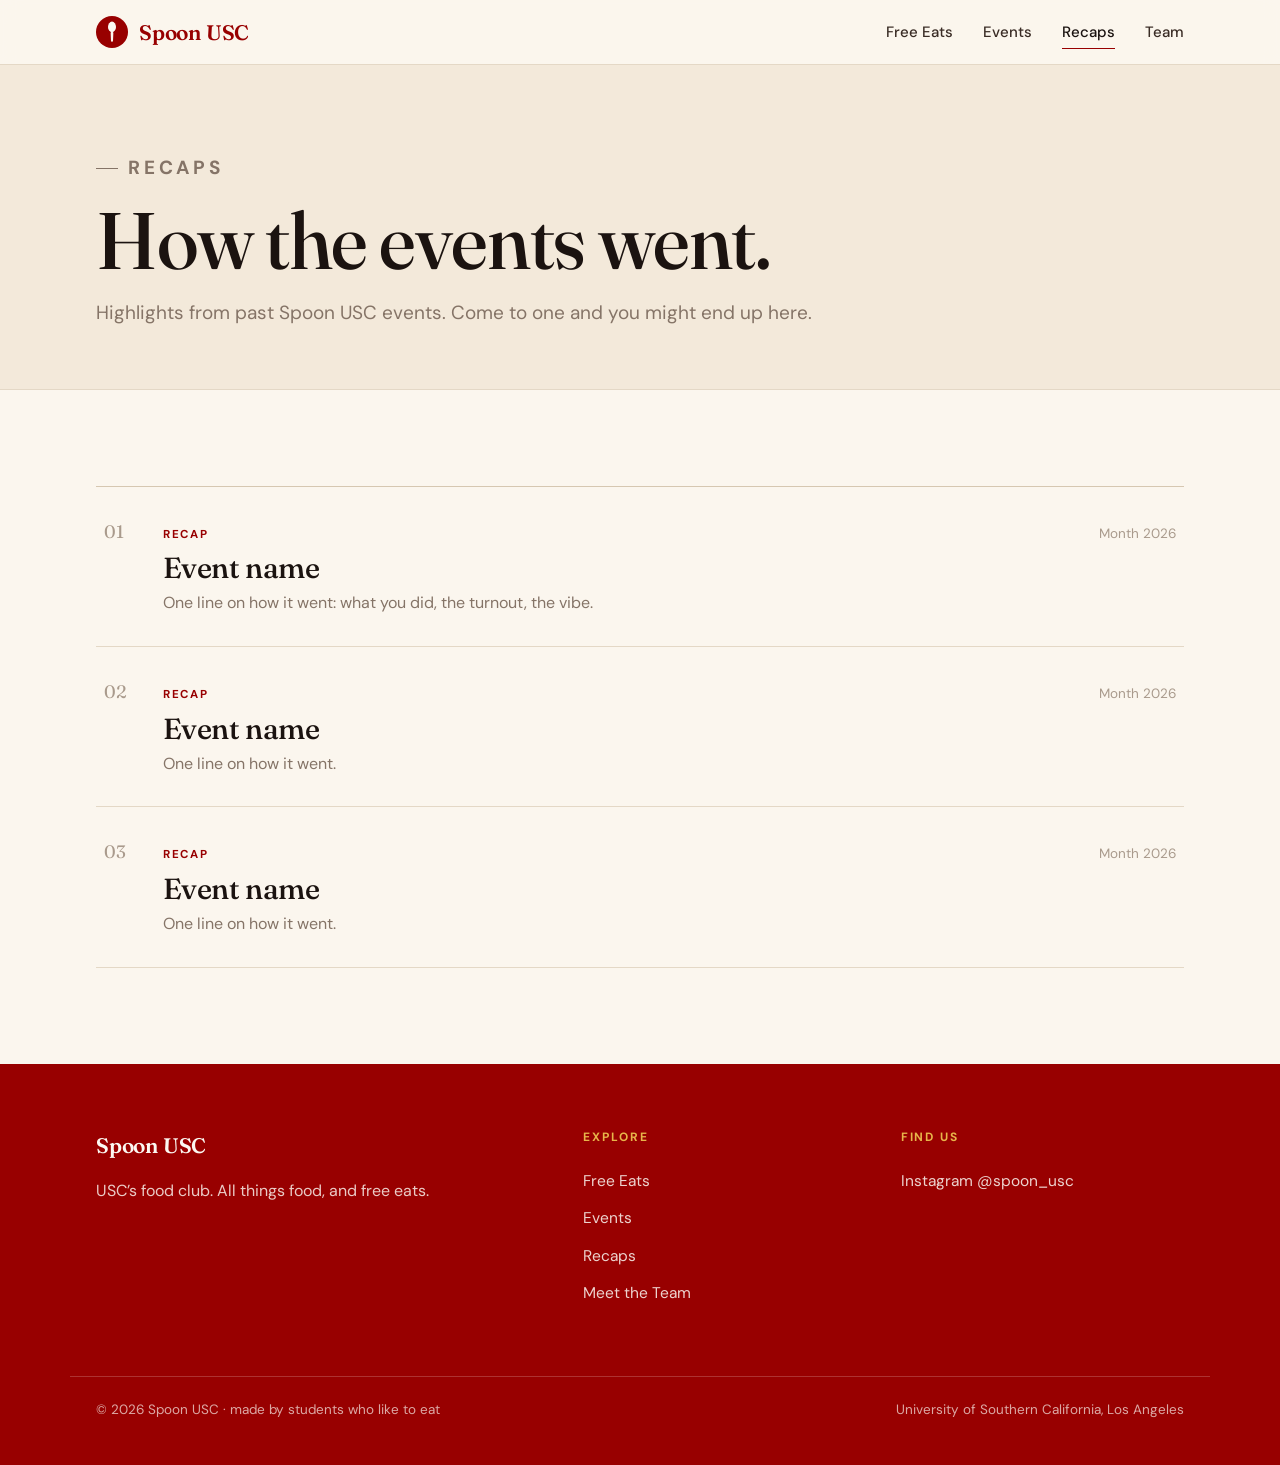
<file: articles.html>
<!DOCTYPE html><html lang="en"><head>
<meta charset="UTF-8" />
<meta name="viewport" content="width=device-width, initial-scale=1.0" />
<title>Recaps — Spoon USC</title>
<meta name="description" content="Highlights and recaps from past Spoon USC events." />
<link rel="icon" type="image/svg+xml" href="spoon-logo.svg" />
<link rel="preconnect" href="https://fonts.googleapis.com" />
<link rel="preconnect" href="https://fonts.gstatic.com" crossorigin />
<link href="https://fonts.googleapis.com/css2?family=DM+Sans:opsz,wght@9..40,400;9..40,500;9..40,600;9..40,700&family=Fraunces:ital,opsz,wght@0,9..144,400;0,9..144,500;0,9..144,600;1,9..144,400;1,9..144,500&display=swap" rel="stylesheet" />
<link rel="stylesheet" href="styles.css" />
</head><body>
<nav class="nav">
  <div class="nav-inner">
    <a class="brand" href="index.html"><img class="logo" src="spoon-logo.svg" alt="" /><span class="name">Spoon&nbsp;USC</span></a>
    <div class="nav-links">
      <a href="free-eats.html">Free Eats</a>
      <a href="events.html">Events</a>
      <a href="articles.html" aria-current="page">Recaps</a>
      <a href="team.html">Team</a>
    </div>
  </div>
</nav>
<header class="page-head"><div class="wrap">
  <p class="eyebrow"><span class="tick"></span>Recaps</p>
  <h1>How the events went.</h1>
  <p>Highlights from past Spoon USC events. Come to one and you might end up here.</p>
</div></header>
<section class="section"><div class="wrap"><div class="index">
  <!-- RECAPS: one row per past event. Fill in [event name], [one line about it], and [Month Year].
       A filled-in row looks like this:
       <div class="row"><div class="row-main"><span class="num">01</span><div class="row-text"><span class="cat">Recap</span><h3>[Event name]</h3><p class="dek">[One line on how it went.]</p></div></div><span class="meta">[Month Year]</span></div>
       Add or remove rows as needed. When you have event photos, ping me and I'll turn this into a photo gallery. -->
  <div class="row"><div class="row-main"><span class="num">01</span><div class="row-text"><span class="cat">Recap</span><h3>Event name</h3><p class="dek">One line on how it went: what you did, the turnout, the vibe.</p></div></div><span class="meta">Month 2026</span></div>
  <div class="row"><div class="row-main"><span class="num">02</span><div class="row-text"><span class="cat">Recap</span><h3>Event name</h3><p class="dek">One line on how it went.</p></div></div><span class="meta">Month 2026</span></div>
  <div class="row"><div class="row-main"><span class="num">03</span><div class="row-text"><span class="cat">Recap</span><h3>Event name</h3><p class="dek">One line on how it went.</p></div></div><span class="meta">Month 2026</span></div>
</div></div></section>
<footer class="footer">
  <div class="footer-inner">
    <div>
      <a class="brand" href="index.html"><span class="name">Spoon&nbsp;USC</span></a>
      <p class="footer-lead">USC&rsquo;s food club. All things food, and free eats.</p>
    </div>
    <div class="footer-col"><h4>Explore</h4><a href="free-eats.html">Free Eats</a><a href="events.html">Events</a><a href="articles.html">Recaps</a><a href="team.html">Meet the Team</a></div>
    <div class="footer-col"><h4>Find us</h4><a href="https://instagram.com/spoon_usc" target="_blank" rel="noopener">Instagram @spoon_usc</a></div>
  </div>
  <div class="footer-bottom"><span>&copy; 2026 Spoon USC &middot; made by students who like to eat</span><span>University of Southern California, Los Angeles</span></div>
</footer>
</body></html>
</file>
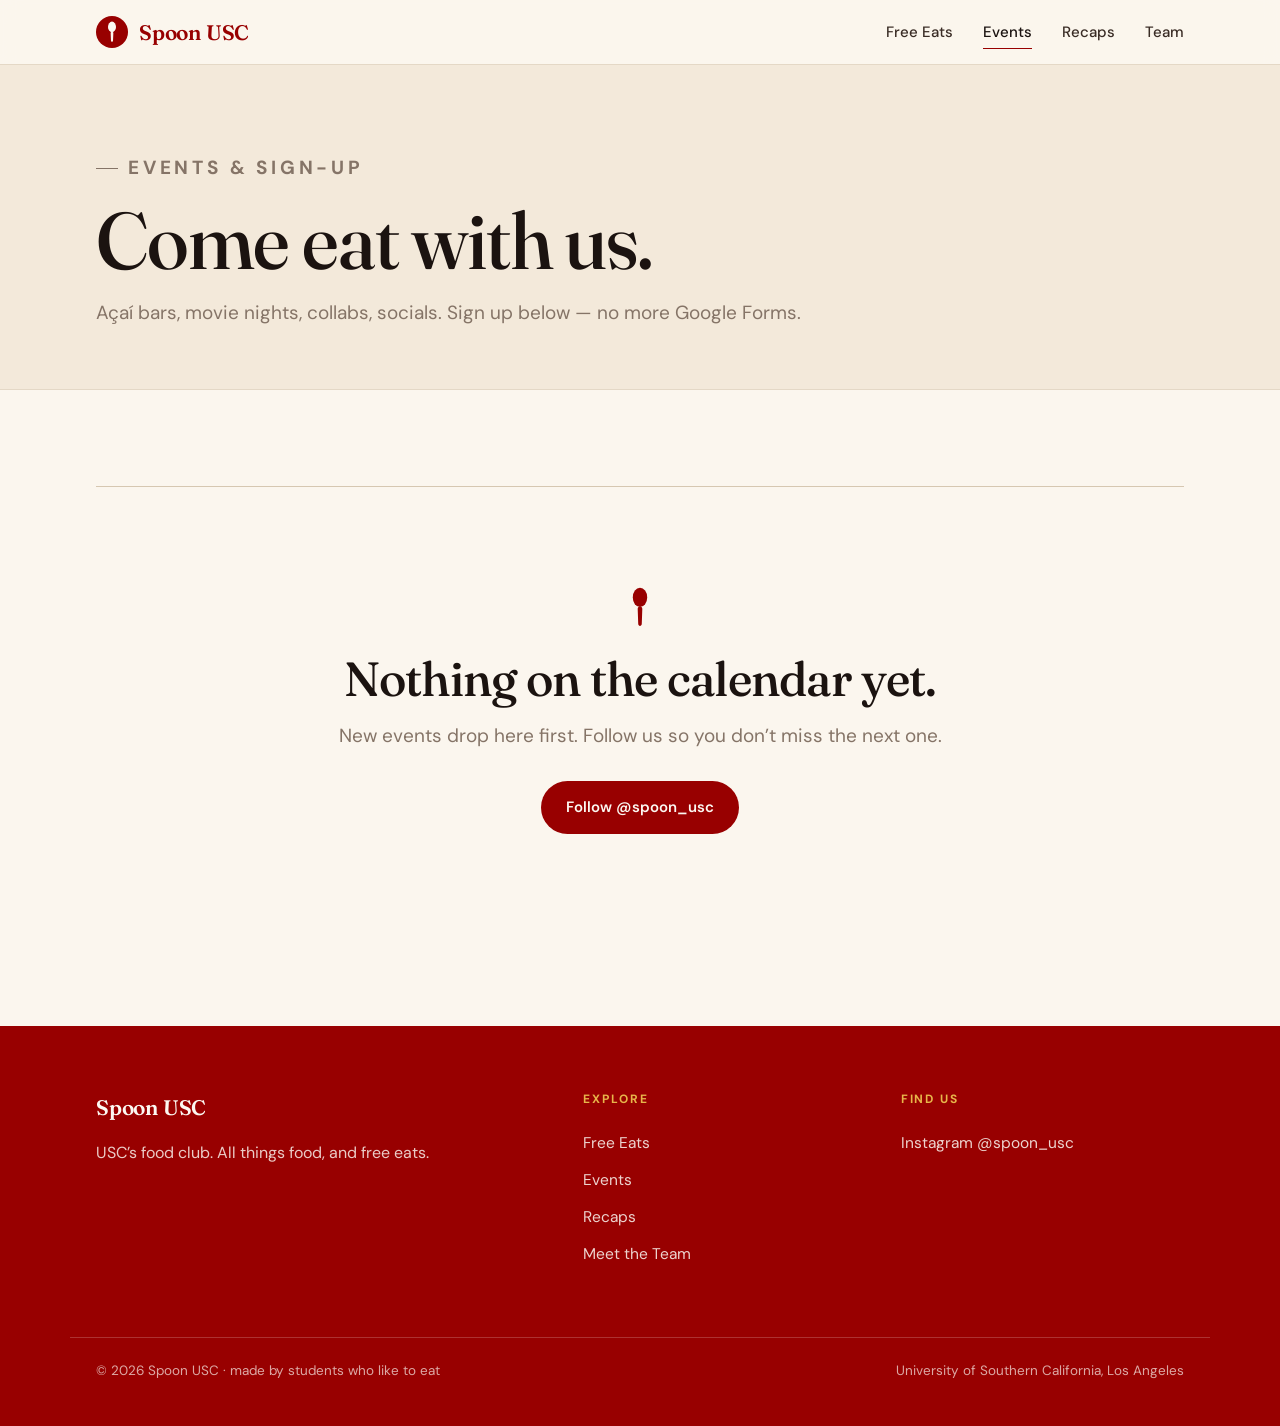
<file: events.html>
<!DOCTYPE html>
<html lang="en">
<head>
<meta charset="UTF-8" />
<meta name="viewport" content="width=device-width, initial-scale=1.0" />
<title>Events — Spoon USC</title>
<meta name="description" content="Upcoming Spoon USC events and sign-ups." />
<link rel="icon" type="image/svg+xml" href="spoon-logo.svg" />
<link rel="preconnect" href="https://fonts.googleapis.com" />
<link rel="preconnect" href="https://fonts.gstatic.com" crossorigin />
<link href="https://fonts.googleapis.com/css2?family=DM+Sans:opsz,wght@9..40,400;9..40,500;9..40,600;9..40,700&family=Fraunces:ital,opsz,wght@0,9..144,400;0,9..144,500;0,9..144,600;1,9..144,400;1,9..144,500&display=swap" rel="stylesheet" />
<link rel="stylesheet" href="styles.css" />
<style>
  /* Events page — same hairline editorial system as free-eats/roster */
  .events-list{border-top:1px solid var(--line-strong)}
  .event{padding:30px 8px; border-bottom:1px solid var(--line); transition:background .2s, padding .25s var(--ease)}
  .event:hover{background:var(--bone); padding-left:18px; padding-right:18px}
  .event-top{display:grid; grid-template-columns:90px 1fr auto; gap:30px; align-items:center}
  .event .date{text-align:center; font-family:'Fraunces',serif; line-height:1}
  .event .date .d{font-size:36px; font-weight:500; color:var(--red)}
  .event .date .m{font-size:11px; letter-spacing:.16em; text-transform:uppercase; color:var(--taupe); font-family:'DM Sans',sans-serif; margin-top:4px}
  .event h3{font-size:24px; font-weight:500}
  .event .sub{color:var(--taupe); font-size:15px; margin-top:4px}
  .event .desc{color:var(--taupe); font-size:15.5px; margin-top:10px; max-width:62ch}
  .event .side{display:flex; flex-direction:column; align-items:flex-end; gap:10px}
  .event .going{font-size:13px; color:var(--taupe-2); letter-spacing:.04em; white-space:nowrap; min-height:1em}
  .event .going strong{color:var(--red); font-weight:700}

  /* inline sign-up form (expands under the row) */
  .rsvp{display:none; margin-top:22px; padding:24px; background:var(--paper-2); border:1px solid var(--line); border-radius:14px}
  .event.open .rsvp{display:block}
  .rsvp form{display:grid; grid-template-columns:1fr 1fr auto; gap:12px; align-items:end}
  .rsvp label{display:block; font-size:12px; font-weight:700; letter-spacing:.1em; text-transform:uppercase; color:var(--taupe); margin-bottom:7px}
  .rsvp input{width:100%; font:inherit; font-size:15.5px; padding:12px 14px; border:1.5px solid var(--line-strong); border-radius:10px; background:var(--bone); color:var(--ink)}
  .rsvp input:focus{outline:none; border-color:var(--red)}
  .rsvp .note{grid-column:1/-1; font-size:13.5px; color:var(--taupe); margin-top:2px; min-height:1em}
  .rsvp .note.ok{color:#1c6b32; font-weight:600}
  .rsvp .note.err{color:var(--red); font-weight:600}
  .rsvp .btn[disabled]{opacity:.55; cursor:default; transform:none}
  @media(max-width:760px){
    .event-top{grid-template-columns:64px 1fr}
    .event .side{grid-column:2; flex-direction:row; align-items:center; margin-top:12px}
    .rsvp form{grid-template-columns:1fr}
  }
</style>
</head>
<body>

<nav class="nav">
  <div class="nav-inner">
    <a class="brand" href="index.html"><img class="logo" src="spoon-logo.svg" alt="" /><span class="name">Spoon&nbsp;USC</span></a>
    <div class="nav-links">
      <a href="free-eats.html">Free Eats</a>
      <a href="events.html" aria-current="page">Events</a>
      <a href="articles.html">Recaps</a>
      <a href="team.html">Team</a>
    </div>
  </div>
</nav>

<header class="page-head"><div class="wrap">
  <p class="eyebrow"><span class="tick"></span>Events &amp; Sign-up</p>
  <h1>Come eat with us.</h1>
  <p>A&ccedil;a&iacute; bars, movie nights, collabs, socials. Sign up below &mdash; no more Google Forms.</p>
</div></header>

<section class="section"><div class="wrap">
  <!-- Cards are rendered by events.js from the EVENTS list at the top of that file. -->
  <div class="events-list" id="eventsList" aria-live="polite"></div>

  <!-- Shown only when there are no upcoming events -->
  <div class="stub" id="eventsEmpty" hidden>
    <div class="mark"><svg viewBox="0 0 100 100" fill="currentColor"><ellipse cx="50" cy="30" rx="15" ry="20"/><path d="M50 49c-3.4 0-4.9 2-4.8 5.1l1.1 31c.09 2.8 1.7 4.3 3.7 4.3s3.6-1.5 3.7-4.3l1.1-31c.1-3.1-1.4-5.1-4.8-5.1Z"/></svg></div>
    <h2>Nothing on the calendar yet.</h2>
    <p>New events drop here first. Follow us so you don&rsquo;t miss the next one.</p>
    <div style="margin-top:30px"><a class="btn btn-red" href="https://instagram.com/spoon_usc" target="_blank" rel="noopener">Follow @spoon_usc</a></div>
  </div>
</div></section>

<footer class="footer">
  <div class="footer-inner">
    <div>
      <a class="brand" href="index.html"><span class="name">Spoon&nbsp;USC</span></a>
      <p class="footer-lead">USC&rsquo;s food club. All things food, and free eats.</p>
    </div>
    <div class="footer-col"><h4>Explore</h4><a href="free-eats.html">Free Eats</a><a href="events.html">Events</a><a href="articles.html">Recaps</a><a href="team.html">Meet the Team</a></div>
    <div class="footer-col"><h4>Find us</h4><a href="https://instagram.com/spoon_usc" target="_blank" rel="noopener">Instagram @spoon_usc</a></div>
  </div>
  <div class="footer-bottom"><span>&copy; 2026 Spoon USC &middot; made by students who like to eat</span><span>University of Southern California, Los Angeles</span></div>
</footer>

<script type="module" src="events.js"></script>

</body>
</html>
</file>
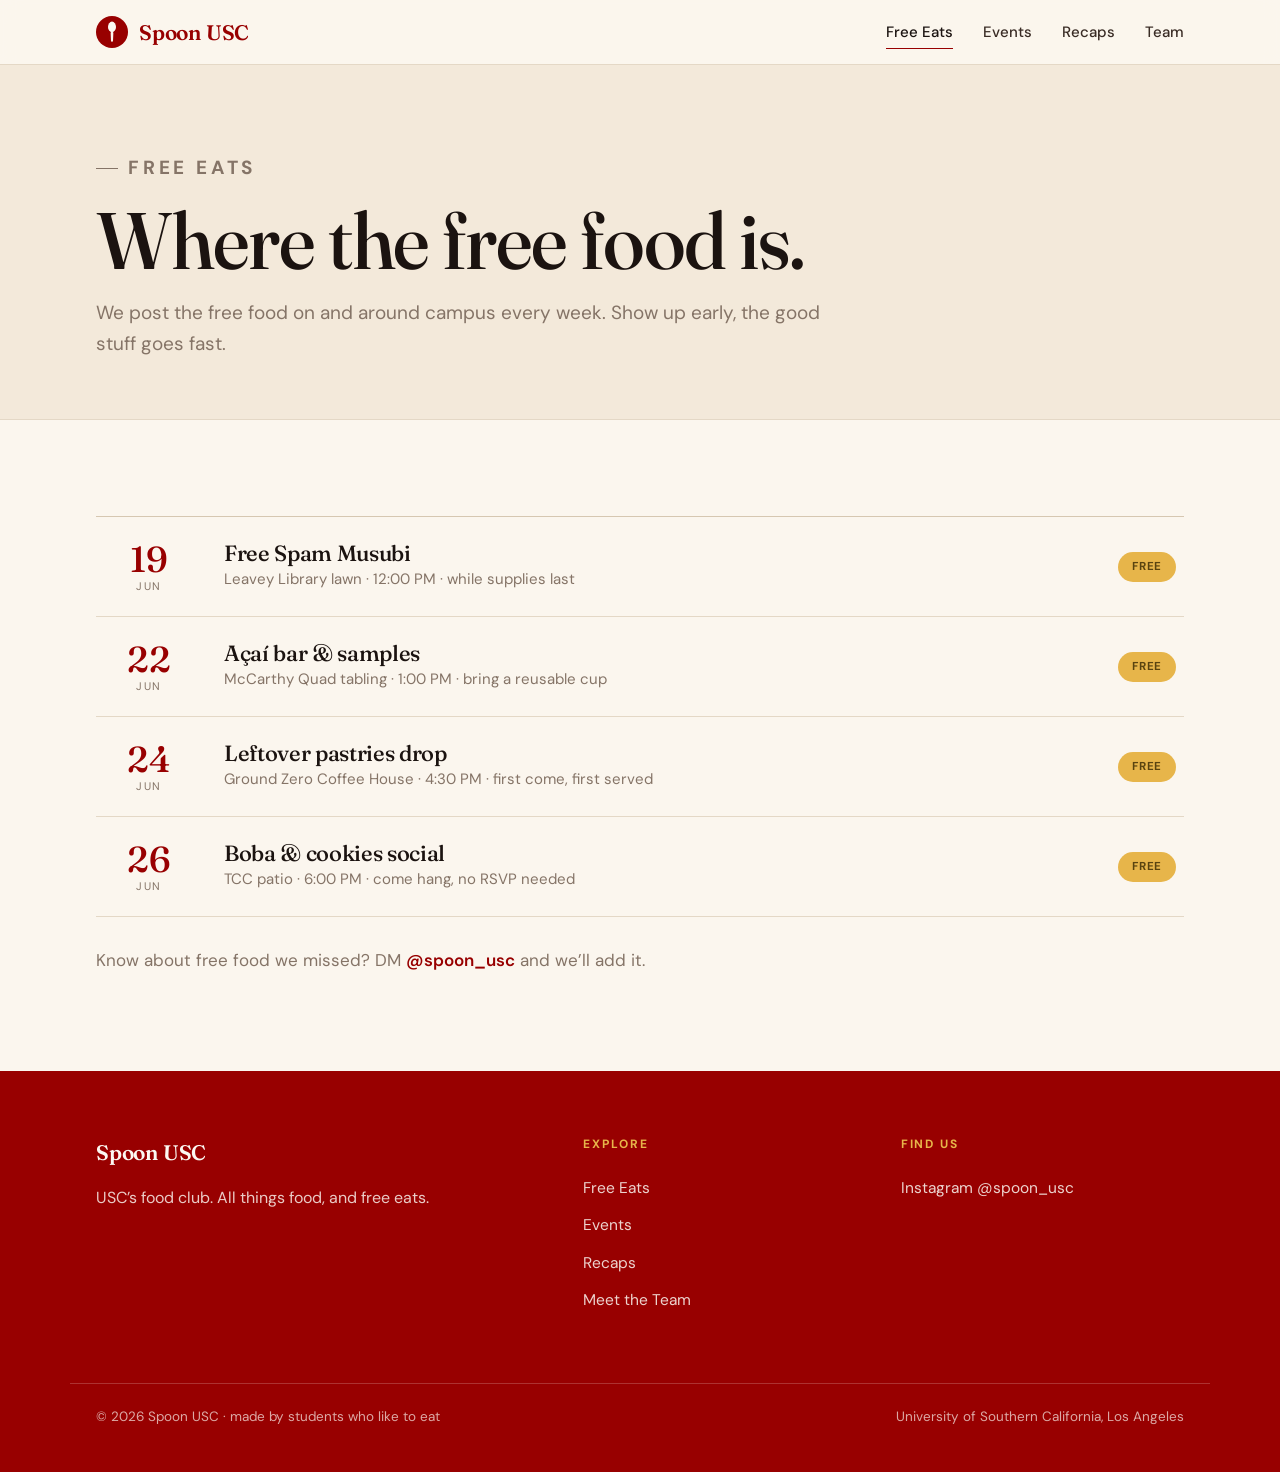
<file: free-eats.html>
<!DOCTYPE html><html lang="en"><head>
<meta charset="UTF-8" />
<meta name="viewport" content="width=device-width, initial-scale=1.0" />
<title>Free Eats — Spoon USC</title>
<meta name="description" content="Where to find free food on the USC campus this week, found for you by Spoon USC." />

<link rel="icon" type="image/svg+xml" href="spoon-logo.svg" />
<link rel="preconnect" href="https://fonts.googleapis.com" />
<link rel="preconnect" href="https://fonts.gstatic.com" crossorigin />
<link href="https://fonts.googleapis.com/css2?family=DM+Sans:opsz,wght@9..40,400;9..40,500;9..40,600;9..40,700&family=Fraunces:ital,opsz,wght@0,9..144,400;0,9..144,500;0,9..144,600;1,9..144,400;1,9..144,500&display=swap" rel="stylesheet" />
<link rel="stylesheet" href="styles.css" />
</head><body>
<nav class="nav">
  <div class="nav-inner">
    <a class="brand" href="index.html"><img class="logo" src="spoon-logo.svg" alt="" /><span class="name">Spoon&nbsp;USC</span></a>
    <div class="nav-links">
      <a href="free-eats.html" aria-current="page">Free Eats</a>
      <a href="events.html">Events</a>
      <a href="articles.html">Recaps</a>
      <a href="team.html">Team</a>
    </div>
  </div>
</nav>
<header class="page-head"><div class="wrap">
  <p class="eyebrow"><span class="tick"></span>Free Eats</p>
  <h1>Where the free food is.</h1>
  <p>We post the free food on and around campus every week. Show up early, the good stuff goes fast.</p>
</div></header>
<section class="section"><div class="wrap">
  <div class="eats">
    <div class="eat"><div class="date"><div class="d">19</div><div class="m">Jun</div></div><div><h3>Free Spam Musubi</h3><div class="sub">Leavey Library lawn &middot; 12:00 PM &middot; while supplies last</div></div><span class="tag">Free</span></div>
    <div class="eat"><div class="date"><div class="d">22</div><div class="m">Jun</div></div><div><h3>A&ccedil;a&iacute; bar &amp; samples</h3><div class="sub">McCarthy Quad tabling &middot; 1:00 PM &middot; bring a reusable cup</div></div><span class="tag">Free</span></div>
    <div class="eat"><div class="date"><div class="d">24</div><div class="m">Jun</div></div><div><h3>Leftover pastries drop</h3><div class="sub">Ground Zero Coffee House &middot; 4:30 PM &middot; first come, first served</div></div><span class="tag">Free</span></div>
    <div class="eat"><div class="date"><div class="d">26</div><div class="m">Jun</div></div><div><h3>Boba &amp; cookies social</h3><div class="sub">TCC patio &middot; 6:00 PM &middot; come hang, no RSVP needed</div></div><span class="tag">Free</span></div>
  </div>
  <p style="margin-top:30px; color:var(--taupe)">Know about free food we missed? DM <a href="https://instagram.com/spoon_usc" target="_blank" rel="noopener" style="color:var(--red); font-weight:600">@spoon_usc</a> and we&rsquo;ll add it.</p>
</div></section>
<footer class="footer">
  <div class="footer-inner">
    <div>
      <a class="brand" href="index.html"><span class="name">Spoon&nbsp;USC</span></a>
      <p class="footer-lead">USC&rsquo;s food club. All things food, and free eats.</p>
    </div>
    <div class="footer-col"><h4>Explore</h4><a href="free-eats.html">Free Eats</a><a href="events.html">Events</a><a href="articles.html">Recaps</a><a href="team.html">Meet the Team</a></div>
    <div class="footer-col"><h4>Find us</h4><a href="https://instagram.com/spoon_usc" target="_blank" rel="noopener">Instagram @spoon_usc</a></div>
  </div>
  <div class="footer-bottom"><span>&copy; 2026 Spoon USC &middot; made by students who like to eat</span><span>University of Southern California, Los Angeles</span></div>
</footer>
</body></html>
</file>
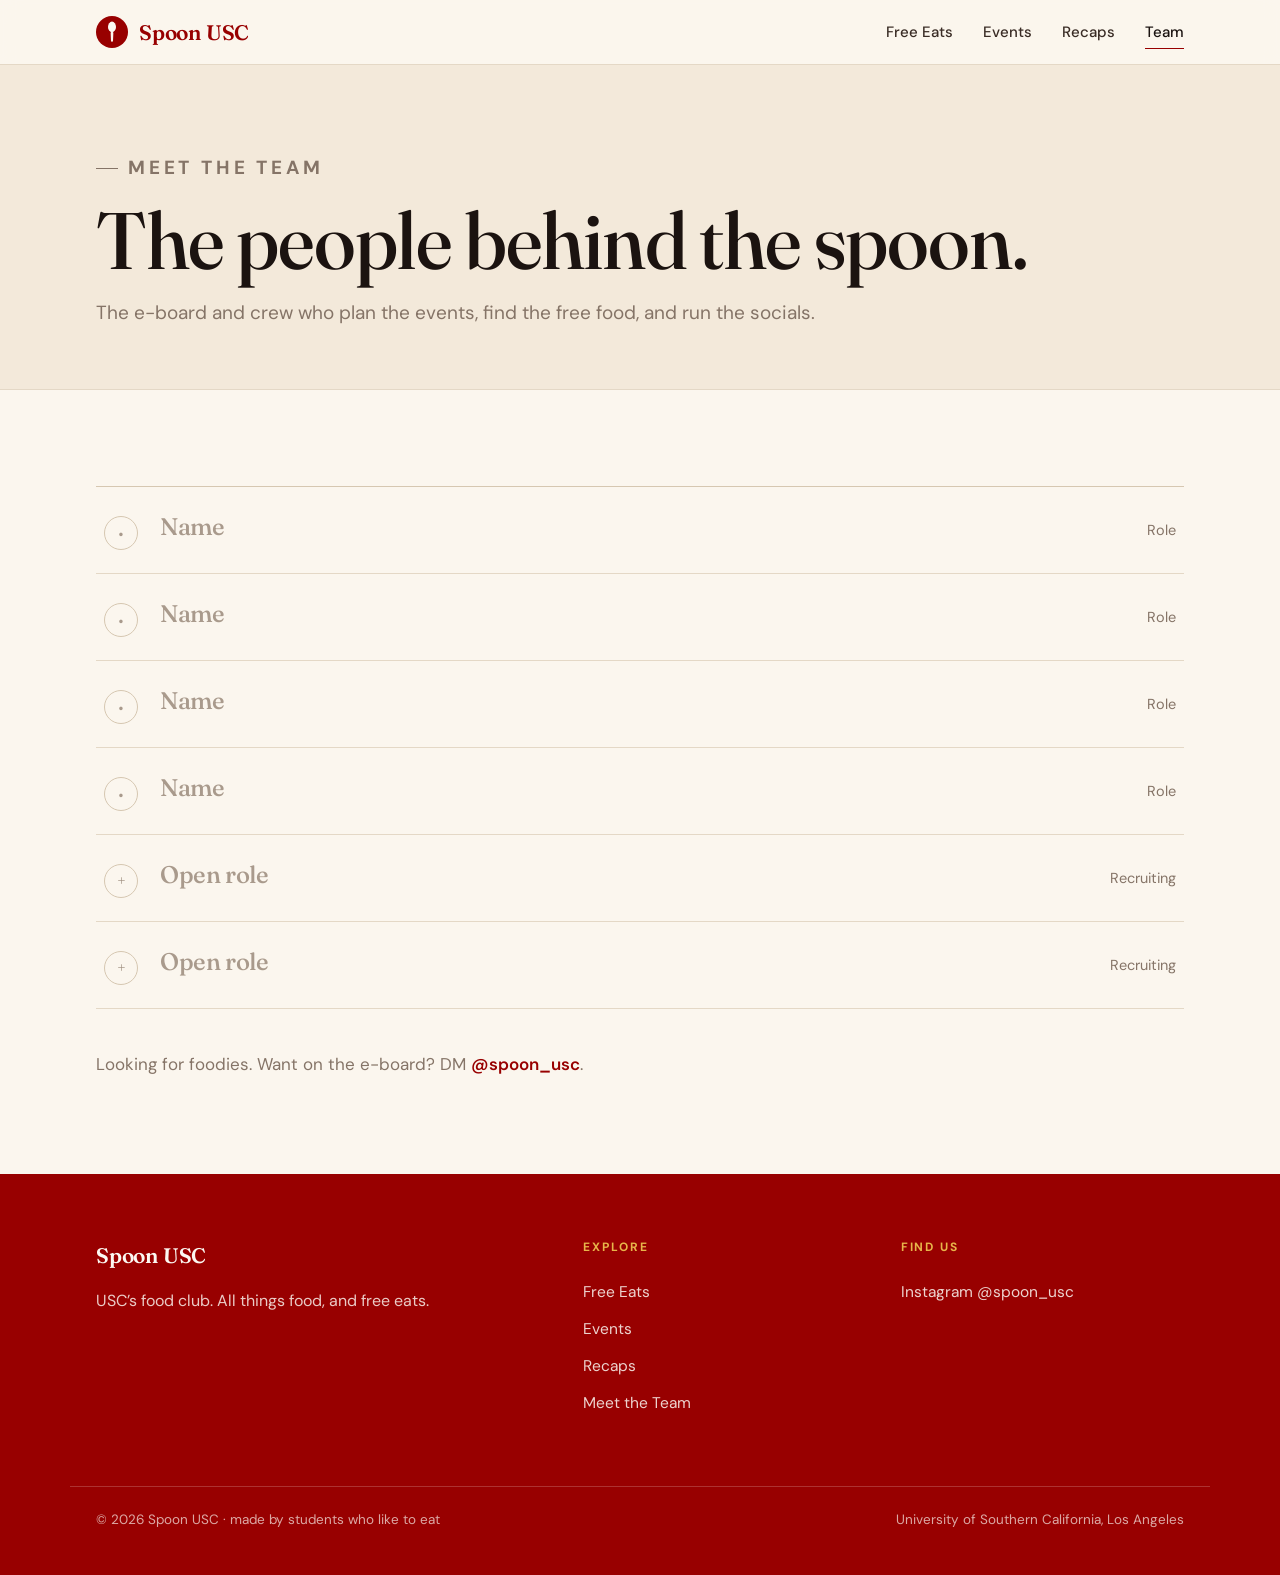
<file: team.html>
<!DOCTYPE html><html lang="en"><head>
<meta charset="UTF-8" />
<meta name="viewport" content="width=device-width, initial-scale=1.0" />
<title>Meet the Team — Spoon USC</title>
<meta name="description" content="The e-board and team behind Spoon USC." />

<link rel="icon" type="image/svg+xml" href="spoon-logo.svg" />
<link rel="preconnect" href="https://fonts.googleapis.com" />
<link rel="preconnect" href="https://fonts.gstatic.com" crossorigin />
<link href="https://fonts.googleapis.com/css2?family=DM+Sans:opsz,wght@9..40,400;9..40,500;9..40,600;9..40,700&family=Fraunces:ital,opsz,wght@0,9..144,400;0,9..144,500;0,9..144,600;1,9..144,400;1,9..144,500&display=swap" rel="stylesheet" />
<link rel="stylesheet" href="styles.css" />
</head><body>
<nav class="nav">
  <div class="nav-inner">
    <a class="brand" href="index.html"><img class="logo" src="spoon-logo.svg" alt="" /><span class="name">Spoon&nbsp;USC</span></a>
    <div class="nav-links">
      <a href="free-eats.html">Free Eats</a>
      <a href="events.html">Events</a>
      <a href="articles.html">Recaps</a>
      <a href="team.html" aria-current="page">Team</a>
    </div>
  </div>
</nav>
<header class="page-head"><div class="wrap">
  <p class="eyebrow"><span class="tick"></span>Meet the Team</p>
  <h1>The people behind the spoon.</h1>
  <p>The e-board and crew who plan the events, find the free food, and run the socials.</p>
</div></header>
<section class="section"><div class="wrap">
  <!-- TEAM ROSTER — fill in real names + roles. Each row = monogram letter, name, role on the right.
       Filled member: <div class="member"><div class="who"><span class="mono">S</span><h3>Siya</h3></div><span class="role">President</span></div>
       Add or remove rows as needed. Remove the "open" class once a row is filled in. -->
  <div class="roster">
    <div class="member open"><div class="who"><span class="mono">&bull;</span><h3>Name</h3></div><span class="role">Role</span></div>
    <div class="member open"><div class="who"><span class="mono">&bull;</span><h3>Name</h3></div><span class="role">Role</span></div>
    <div class="member open"><div class="who"><span class="mono">&bull;</span><h3>Name</h3></div><span class="role">Role</span></div>
    <div class="member open"><div class="who"><span class="mono">&bull;</span><h3>Name</h3></div><span class="role">Role</span></div>
    <div class="member open"><div class="who"><span class="mono">+</span><h3>Open role</h3></div><span class="role">Recruiting</span></div>
    <div class="member open"><div class="who"><span class="mono">+</span><h3>Open role</h3></div><span class="role">Recruiting</span></div>
  </div>
  <p style="margin-top:42px; color:var(--taupe)">Looking for foodies. Want on the e-board? DM <a href="https://instagram.com/spoon_usc" target="_blank" rel="noopener" style="color:var(--red); font-weight:600">@spoon_usc</a>.</p>
</div></section>
<footer class="footer">
  <div class="footer-inner">
    <div>
      <a class="brand" href="index.html"><span class="name">Spoon&nbsp;USC</span></a>
      <p class="footer-lead">USC&rsquo;s food club. All things food, and free eats.</p>
    </div>
    <div class="footer-col"><h4>Explore</h4><a href="free-eats.html">Free Eats</a><a href="events.html">Events</a><a href="articles.html">Recaps</a><a href="team.html">Meet the Team</a></div>
    <div class="footer-col"><h4>Find us</h4><a href="https://instagram.com/spoon_usc" target="_blank" rel="noopener">Instagram @spoon_usc</a></div>
  </div>
  <div class="footer-bottom"><span>&copy; 2026 Spoon USC &middot; made by students who like to eat</span><span>University of Southern California, Los Angeles</span></div>
</footer>
</body></html>
</file>
<file: styles.css>
/* ===========================================================
   SPOON USC — editorial food-magazine identity
   Lead color: deep Spoon red (#980000). Paper + ink + honey.
   Display: Fraunces (used confidently)  /  Body: DM Sans
   Principle: restraint. The red and the type do the work.
   =========================================================== */

:root{
  --red:#980000; --red-deep:#7a0000; --red-soft:#a82828;
  --paper:#fbf6ee; --paper-2:#f3e9da; --bone:#fcf8f2;
  --ink:#1b1310; --ink-2:#3a2c25;
  --honey:#e7b54a; --honey-deep:#c9982f;
  --taupe:#857467; --taupe-2:#a99a8c;
  --line:#e4d8c6; --line-strong:#d6c7b1;
  --maxw:1140px; --gutter:26px;
  --ease:cubic-bezier(.2,.7,.2,1);
}
*{margin:0;padding:0;box-sizing:border-box}
html{scroll-behavior:smooth}
body{
  font-family:'DM Sans',-apple-system,BlinkMacSystemFont,'Segoe UI',Roboto,sans-serif;
  background:var(--paper); color:var(--ink); line-height:1.62;
  font-size:17px; -webkit-font-smoothing:antialiased; text-rendering:optimizeLegibility;
}
img,svg{display:block; max-width:100%}
a{color:inherit; text-decoration:none}

h1,h2,h3,.serif{
  font-family:'Fraunces',Georgia,'Times New Roman',serif;
  font-optical-sizing:auto; line-height:1.0; letter-spacing:-.015em; font-weight:500;
}
.wrap{max-width:var(--maxw); margin:0 auto; padding:0 var(--gutter)}

.eyebrow{
  font-size:12px; font-weight:700; letter-spacing:.2em; text-transform:uppercase; color:var(--red);
  display:inline-flex; align-items:center; gap:10px;
}
.eyebrow.light{color:var(--honey)}
.eyebrow .tick{width:22px; height:1px; background:currentColor; display:inline-block}

/* ---------- Buttons ---------- */
.btn{
  display:inline-flex; align-items:center; gap:9px; font-weight:600; font-size:15px;
  padding:13px 24px; border-radius:999px; border:1.5px solid transparent; cursor:pointer;
  transition:transform .2s var(--ease), background .2s, color .2s, border-color .2s;
}
.btn:hover{transform:translateY(-2px)}
.btn-red{background:var(--red); color:var(--bone)} .btn-red:hover{background:var(--red-deep)}
.btn-ink{background:var(--ink); color:var(--bone)} .btn-ink:hover{background:#000}
.btn-bone{background:var(--bone); color:var(--red)} .btn-bone:hover{background:#fff}
.btn-line{border-color:var(--ink); color:var(--ink)} .btn-line:hover{background:var(--ink); color:var(--bone)}
.btn-line-light{border-color:rgba(252,248,242,.5); color:var(--bone)} .btn-line-light:hover{background:var(--bone); color:var(--red); border-color:var(--bone)}

/* ---------- Nav ---------- */
.nav{position:sticky; top:0; z-index:100; background:rgba(251,246,238,.85); backdrop-filter:saturate(140%) blur(10px); border-bottom:1px solid var(--line)}
.nav-inner{max-width:var(--maxw); margin:0 auto; padding:15px var(--gutter); display:flex; align-items:center; justify-content:space-between; gap:20px}
.brand{display:flex; align-items:center; gap:11px}
.brand .logo{width:32px; height:32px}
.brand .name{font-family:'Fraunces',serif; font-weight:600; font-size:21px; letter-spacing:-.01em; color:var(--red)}
.nav-links{display:flex; gap:30px}
.nav-links a{font-size:15px; font-weight:500; position:relative; padding:4px 0; color:var(--ink-2)}
.nav-links a::after{content:""; position:absolute; left:0; right:100%; bottom:-1px; height:1.5px; background:var(--red); transition:right .25s var(--ease)}
.nav-links a:hover::after,.nav-links a[aria-current="page"]::after{right:0}
.nav-links a[aria-current="page"]{color:var(--ink)}
@media(max-width:840px){.nav-links{display:none}}

/* ---------- Hero ---------- */
.hero{
  position:relative; color:var(--bone); min-height:calc(100vh - 64px);
  display:grid; place-items:center; text-align:center; overflow:hidden; padding:70px 24px 96px;
  background:radial-gradient(125% 95% at 50% -8%, var(--red-soft) 0%, var(--red) 44%, var(--red-deep) 100%);
}
.hero::before{ /* concentric rings echoing the logo circle */
  content:""; position:absolute; inset:0; pointer-events:none;
  background:
    radial-gradient(closest-side,transparent 79%,rgba(252,248,242,.07) 80%,transparent 82%) center/min(1000px,128vw) min(1000px,128vw) no-repeat,
    radial-gradient(closest-side,transparent 64%,rgba(252,248,242,.055) 65%,transparent 67%) center/min(700px,96vw) min(700px,96vw) no-repeat,
    radial-gradient(closest-side,transparent 47%,rgba(252,248,242,.045) 48%,transparent 50%) center/min(460px,68vw) min(460px,68vw) no-repeat;
}
.hero-inner{position:relative; max-width:840px}
/* WEEK 2: the 3D spoon animation replaces .hero-spoon */
.hero-spoon{width:80px; height:80px; margin:0 auto 30px; color:var(--bone)}
.hero h1{font-size:clamp(58px,12vw,138px); font-weight:500; letter-spacing:-.03em}
.hero h1 em{font-style:italic; font-weight:400}
.hero .tagline{margin:24px auto 0; max-width:540px; font-size:clamp(18px,2.4vw,22px); color:rgba(252,248,242,.9); line-height:1.45}
.hero-actions{margin-top:36px; display:flex; gap:14px; justify-content:center; flex-wrap:wrap}
.scroll-cue{position:absolute; bottom:28px; left:50%; transform:translateX(-50%); display:flex; flex-direction:column; align-items:center; gap:9px; color:rgba(252,248,242,.7); font-size:11px; letter-spacing:.22em; text-transform:uppercase}
.scroll-cue svg{width:20px; height:20px; animation:bob 1.9s var(--ease) infinite}
@keyframes bob{0%,100%{transform:translateY(0)}50%{transform:translateY(7px)}}

/* ---------- Section scaffold ---------- */
.section{padding:96px 0}
.section.tight{padding:72px 0}
.lede{max-width:720px}
.lede h2{font-size:clamp(34px,5.4vw,62px); margin-top:18px}
.lede p{margin-top:18px; color:var(--taupe); font-size:19px; max-width:54ch}

/* ---------- Free-eats feature (home) ---------- */
.feature{display:grid; grid-template-columns:1.15fr .85fr; gap:56px; align-items:center}
.feature h2{font-size:clamp(32px,4.6vw,52px); margin:18px 0 20px}
.feature p{color:var(--taupe); max-width:46ch; font-size:18px}
.feature .actions{margin-top:28px}
.drop{
  background:linear-gradient(155deg,var(--red) 0%,var(--red-deep) 100%); color:var(--bone);
  border-radius:18px; padding:34px 34px 32px; box-shadow:0 22px 50px rgba(122,0,0,.22);
  position:relative; overflow:hidden;
}
.drop::after{content:""; position:absolute; right:-40px; bottom:-40px; width:160px; height:160px; border-radius:50%; border:1px solid rgba(252,248,242,.14)}
.drop .label{color:var(--honey); font-size:12px; font-weight:700; letter-spacing:.16em; text-transform:uppercase}
.drop .item{font-family:'Fraunces',serif; font-size:clamp(28px,4vw,38px); font-weight:500; margin:12px 0 14px; line-height:1.04}
.drop .det{display:flex; flex-direction:column; gap:5px; color:rgba(252,248,242,.85); font-size:15px}
.drop .det span{display:flex; gap:9px; align-items:center}
.drop .det .k{color:rgba(252,248,242,.55); width:54px; flex:none; font-size:13px; letter-spacing:.04em; text-transform:uppercase}

/* ---------- Editorial index (home + articles) ---------- */
.index{border-top:1px solid var(--line-strong)}
.row{
  display:flex; justify-content:space-between; align-items:baseline; gap:32px;
  padding:30px 8px; border-bottom:1px solid var(--line); transition:background .2s, padding .25s var(--ease);
}
.row:hover{background:var(--bone); padding-left:18px; padding-right:18px}
.row-main{display:flex; align-items:baseline; gap:30px; min-width:0}
.row .num{font-family:'Fraunces',serif; font-size:18px; color:var(--taupe-2); width:2.4ch; flex:none; font-weight:400}
.row-text{min-width:0}
.row .cat{font-size:11.5px; font-weight:700; letter-spacing:.16em; text-transform:uppercase; color:var(--red)}
.row h3{font-size:clamp(22px,2.6vw,29px); margin:7px 0 8px; font-weight:500; transition:color .2s}
.row:hover h3{color:var(--red)}
.row .dek{color:var(--taupe); font-size:16px; max-width:62ch}
.row .meta{color:var(--taupe-2); font-size:13.5px; white-space:nowrap; text-align:right; flex:none; padding-top:4px}
@media(max-width:680px){
  .row{flex-direction:column; gap:10px}
  .row-main{gap:18px}
  .row .meta{text-align:left}
}

/* ---------- Free eats list (free-eats page) ---------- */
.eats{border-top:1px solid var(--line-strong)}
.eat{display:grid; grid-template-columns:90px 1fr auto; gap:30px; align-items:center; padding:24px 8px; border-bottom:1px solid var(--line); transition:background .2s, padding .25s var(--ease)}
.eat:hover{background:var(--bone); padding-left:18px; padding-right:18px}
.eat .date{text-align:center; font-family:'Fraunces',serif; line-height:1}
.eat .date .d{font-size:36px; font-weight:500; color:var(--red)}
.eat .date .m{font-size:11px; letter-spacing:.16em; text-transform:uppercase; color:var(--taupe); font-family:'DM Sans',sans-serif; margin-top:4px}
.eat h3{font-size:22px; font-weight:500}
.eat .sub{color:var(--taupe); font-size:15px; margin-top:3px}
.eat .tag{background:var(--honey); color:#5a4410; font-weight:700; font-size:11.5px; letter-spacing:.06em; padding:6px 14px; border-radius:999px; white-space:nowrap; text-transform:uppercase}
@media(max-width:620px){.eat{grid-template-columns:64px 1fr} .eat .tag{grid-column:2; justify-self:start}}

/* ---------- Team roster (team page) ---------- */
.roster{border-top:1px solid var(--line-strong)}
.member{display:flex; justify-content:space-between; align-items:baseline; gap:24px; padding:26px 8px; border-bottom:1px solid var(--line)}
.member .who{display:flex; align-items:baseline; gap:22px}
.member .mono{width:34px; height:34px; border:1.5px solid var(--red); border-radius:50%; display:grid; place-items:center; font-family:'Fraunces',serif; color:var(--red); font-size:16px; flex:none; transform:translateY(3px)}
.member h3{font-size:24px; font-weight:500}
.member .role{color:var(--taupe); font-size:14.5px; white-space:nowrap}
.member.open h3{color:var(--taupe-2)} .member.open .mono{border-color:var(--line-strong); color:var(--taupe-2)}
@media(max-width:560px){.member .who{gap:16px}}

/* ---------- Quiet CTA band ---------- */
.band{background:var(--ink); color:var(--bone)}
.band-inner{max-width:var(--maxw); margin:0 auto; padding:74px var(--gutter); display:flex; justify-content:space-between; align-items:center; gap:30px; flex-wrap:wrap}
.band h2{font-size:clamp(28px,3.8vw,42px); font-weight:500; max-width:18ch}
.band p{color:rgba(252,248,242,.7); margin-top:10px}

/* ---------- Page header (subpages) ---------- */
.page-head{background:var(--paper-2); border-bottom:1px solid var(--line); padding:70px 0 60px}
.page-head .eyebrow{margin-bottom:16px}
.page-head h1{font-size:clamp(42px,7.2vw,80px); font-weight:500}
.page-head p{margin-top:18px; max-width:56ch; color:var(--taupe); font-size:19px}

/* ---------- Events stub ---------- */
.stub{text-align:center; padding:96px 24px}
.stub .mark{width:48px; height:48px; color:var(--red); margin:0 auto 24px}
.stub h2{font-size:clamp(30px,5vw,48px); font-weight:500}
.stub p{color:var(--taupe); max-width:50ch; margin:18px auto 0; font-size:19px}

/* ---------- Footer ---------- */
.footer{background:var(--red); color:var(--bone)}
.footer-inner{max-width:var(--maxw); margin:0 auto; padding:64px var(--gutter) 34px; display:grid; grid-template-columns:1.6fr 1fr 1fr; gap:34px}
.footer .brand .name{color:var(--bone)}
.footer-lead{color:rgba(252,248,242,.82); margin-top:16px; max-width:32ch; font-size:16px}
.footer h4{font-size:12px; letter-spacing:.16em; text-transform:uppercase; color:var(--honey); margin-bottom:16px}
.footer-col a{display:block; color:rgba(252,248,242,.85); padding:6px 0; font-size:15.5px}
.footer-col a:hover{color:var(--bone)}
.footer-bottom{border-top:1px solid rgba(252,248,242,.2); max-width:var(--maxw); margin:30px auto 0; padding:22px var(--gutter) 44px; display:flex; justify-content:space-between; gap:16px; flex-wrap:wrap; font-size:13.5px; color:rgba(252,248,242,.68)}
@media(max-width:720px){.footer-inner{grid-template-columns:1fr 1fr}}

/* ---------- a11y ---------- */
:focus-visible{outline:3px solid var(--honey); outline-offset:3px; border-radius:4px}
@media(prefers-reduced-motion:reduce){*{animation:none!important; transition:none!important; scroll-behavior:auto!important}}
@media(max-width:760px){.feature{grid-template-columns:1fr; gap:34px} .section{padding:64px 0}}

/* crisp item text on the drop panel */
.drop .item{color:var(--bone)}

/* directory rows (home) — same hairline pattern, arrow instead of meta */
.row .arrow{font-size:23px; color:var(--taupe-2); flex:none; padding-top:2px; transition:transform .25s var(--ease), color .2s}
.row:hover .arrow{color:var(--red); transform:translateX(5px)}
.dir .row-text .dek{font-size:16.5px}
</file>
